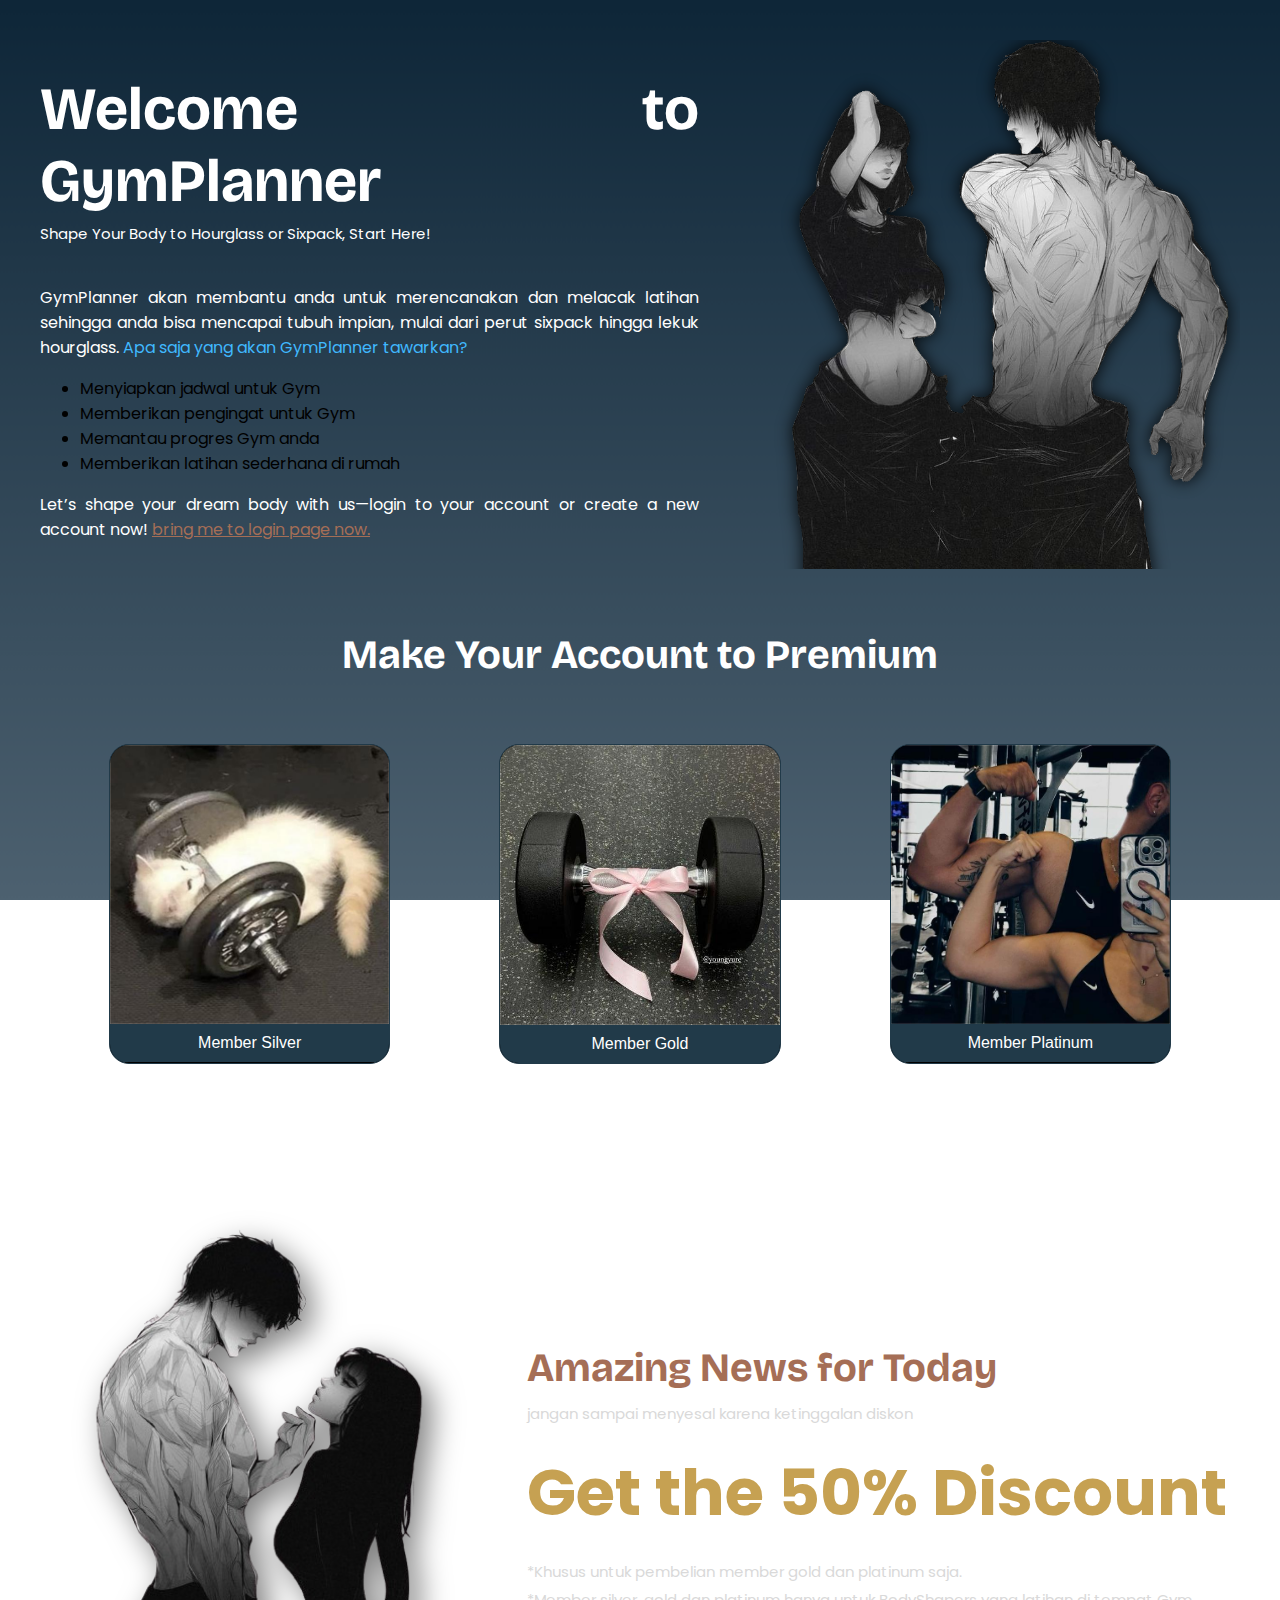
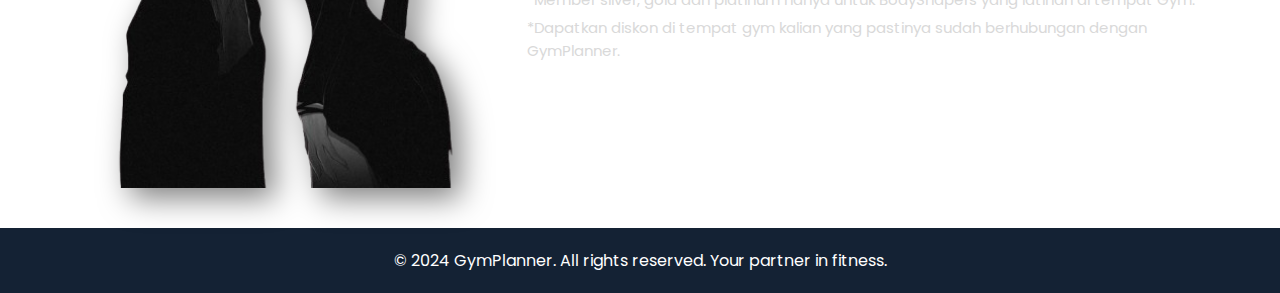
<file: index.html>
<!DOCTYPE html>
<html lang="en">

<head>
    <meta charset="UTF-8">
    <meta name="viewport" content="width=device-width, initial-scale=1.0">
    <title>GymPlanner</title>
    <link
        href="https://fonts.googleapis.com/css2?family=Bricolage+Grotesque:opsz,wght@12..96,200..800&family=Manjari:wght@100;400;700&family=Poppins:ital,wght@0,100;0,200;0,300;0,400;0,500;0,600;0,700;0,800;0,900&display=swap"
        rel="stylesheet">
    <link rel="stylesheet" href="css/styles.css">
</head>

<body>
    <section class="intro">
        <div class="intro-text">
            <h1>GymPlanner</h1>
            <h2>Shape Your Body to Hourglass or Sixpack, Start Here!</h2>
            <p>
                GymPlanner akan membantu anda untuk merencanakan dan melacak latihan sehingga anda bisa mencapai tubuh
                impian, mulai dari perut sixpack hingga lekuk hourglass.
                <span style="color: #40b8fe;">Apa saja yang akan GymPlanner tawarkan?</span>
            </p>
            <ul>
                <li>Menyiapkan jadwal untuk Gym</li>
                <li>Memberikan pengingat untuk Gym</li>
                <li>Memantau progres Gym anda</li>
                <li>Memberikan latihan sederhana di rumah</li>
            </ul>
            <p>
                Let’s shape your dream body with us—login to your account or create a new account now!
                <a href="login.html" style="color: #a56e56;">bring me to login page now.</a>
            </p>
        </div>
        <div class="intro-image">
            <img src="img/image.png" alt="GymPlanner Image">
        </div>
    </section>

    <section class="membership">
        <h2>Make Your Account to Premium</h2>
        <div class="membership-options">
            <div class="membership-option" id="silver-option">
                <img src="img/member.jpeg" alt="Member Silver" class="membership-img">
                <button class="membership-btn">Member Silver</button>
            </div>
            <div class="membership-option">
                <img src="img/member2.jpeg" alt="Member Gold" class="membership-img">
                <button class="membership-btn">Member Gold</button>
            </div>
            <div class="membership-option">
                <img src="img/member3.jpg" alt="Member Platinum" class="membership-img">
                <button class="membership-btn">Member Platinum</button>
            </div>
        </div>
        <p>These three members have their own uniqueness. Where silver members purchase daily,
            gold members purchase weekly, platinum members purchase monthly. This member will
            open additional features such as a gym list that you must do at the gym, set food
            portions and calories that day, record drinks. Payment for this premium member can
            be made at your gym. So for bodyshapers who gym at home, this member does not apply.</p>
    </section>

    <section class="promo">
        <img src="img/imagee.png" alt="Promotional Image">
        <div class="promo-content">
            <h2>Amazing News for Today</h2>
            <p>jangan sampai menyesal karena ketinggalan diskon</p>
            <h1>Get the 50% Discount</h1>
            <p>*Khusus untuk pembelian member gold dan platinum saja.</p>
            <p>*Member silver, gold dan platinum hanya untuk BodyShapers yang latihan di tempat Gym.</p>
            <p>*Dapatkan diskon di tempat gym kalian yang pastinya sudah berhubungan dengan GymPlanner.</p>
        </div>
    </section>

    <footer>
        © 2024 GymPlanner. All rights reserved. Your partner in fitness.
    </footer>

    <!-- PopUp Box -->
    <div id="popup-box" class="popup-box">
        <div class="popup-content">
            <span class="close-btn" onclick="closePopup()">&times;</span>
            <h2>You Have Good News!</h2>
            <p>let's scroll down this website to get something surprising</p>
        </div>
    </div>

    <!-- Toast/Snackbar -->
    <div id="toast" class="toast">Hello BodyShapers, are you miss GymPlanner?</div>


    <script>
        // Penerapan DOM
        // Tambahan Mengubah warna teks pada promo heading
        document.querySelector('.promo h2').style.color = '#a56e56';

        // Tambahan Mengubah teks pada h1
        document.querySelector('h1').textContent = 'Welcome to GymPlanner';

        // Tambahan event klik pada heading promo
        const promoHeading = document.querySelector('.promo h1');
        promoHeading.style.cursor = 'pointer'; // Mengubah kursor menjadi pointer
        promoHeading.addEventListener('click', () => {
            alert('Tidak ada apa-apa di sini, apa yang kamu harapkan?');
        });

        // Fungsi untuk membuka popup
        function openPopup() {
            const popup = document.getElementById('popup-box');
            popup.style.display = 'flex';
        }

        // Fungsi untuk menutup popup dan menampilkan toast
        function closePopup() {
            const popup = document.getElementById('popup-box');
            popup.style.display = 'none';
            // Tampilkan toast setelah popup ditutup
            showToast();
        }

        // Fungsi untuk menampilkan toast
        function showToast() {
            const toast = document.getElementById('toast');
            toast.classList.add('show'); // Menampilkan toast
            setTimeout(() => {
                toast.classList.remove('show'); // Menghilangkan toast setelah 4 detik
            }, 4000);
        }

        // Tampilkan popup saat halaman pertama kali dimuat
        window.onload = function () {
            setTimeout(openPopup, 2000); // Popup muncul setelah 2 detik
        };
    </script>
</body>

</html>
</file>
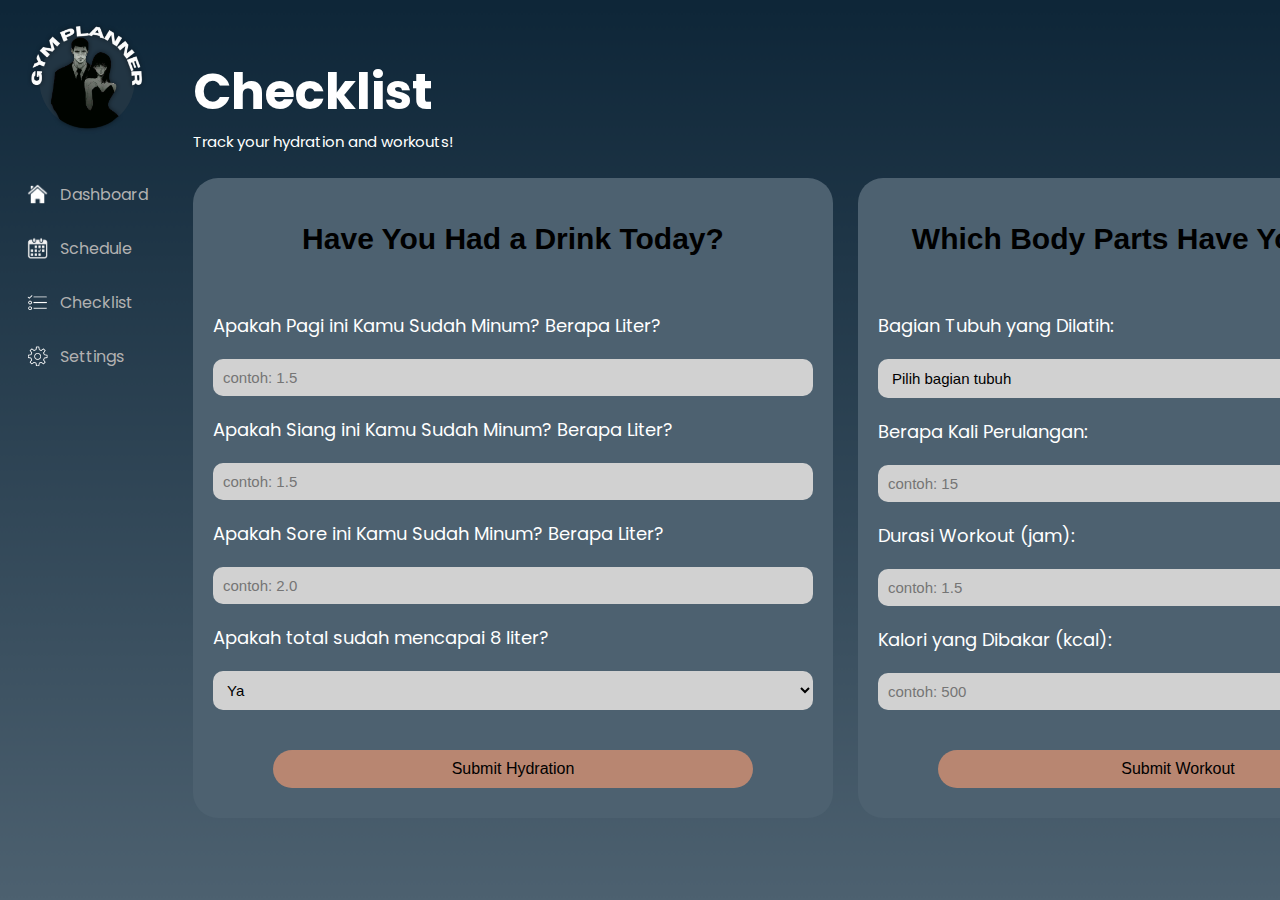
<file: checklist.html>
<!DOCTYPE html>
<html lang="en">

<head>
    <meta charset="UTF-8">
    <meta name="viewport" content="width=device-width, initial-scale=1.0">
    <title>Checklist - GymPlanner</title>
    <link href="https://fonts.googleapis.com/css2?family=Poppins:ital,wght@0,400;0,600;0,700;1,400&display=swap"
        rel="stylesheet">
    <link rel="stylesheet" href="css/checklist-styles.css">
</head>

<body>
    <div class="dashboard">
        <!-- Sidebar -->
        <aside class="sidebar">
            <!-- Logo -->
            <div class="logo">
                <img src="img/logo.png" alt="GymPlanner Best Logo">
            </div>

            <nav>
                <ul>
                    <li>
                        <a href="dashboard.html">
                            <img src="img/home.png" alt="Dashboard Icon"> Dashboard
                        </a>
                    </li>
                    <li>
                        <a href="schedule.html">
                            <img src="img/schedule.png" alt="Schedule Icon"> Schedule
                        </a>
                    </li>
                    <li class="active">
                        <a href="checklist.html">
                            <img src="img/checklist.png" alt="Checklist Icon"> Checklist
                        </a>
                    </li>
                    <li>
                        <a href="settings.html">
                            <img src="img/settings.png" alt="Settings Icon"> Settings
                        </a>
                    </li>
                </ul>
            </nav>
        </aside>

        <!-- Main Content -->
        <main class="main-content">
            <header>
                <h1>Checklist</h1>
                <p>Track your hydration and workouts!</p>
            </header>

            <!-- Hydration Section -->
            <div class="checklist-container">
                <section class="checklist hydration">
                    <h2>Have You Had a Drink Today?</h2>
                    <form id="hydration-form">
                        <label for="morning-water">Apakah Pagi ini Kamu Sudah Minum? Berapa Liter?</label>
                        <input type="number" id="morning-water" min="0" step="0.1" placeholder="contoh: 1.5">

                        <label for="afternoon-water">Apakah Siang ini Kamu Sudah Minum? Berapa Liter?</label>
                        <input type="number" id="afternoon-water" min="0" step="0.1" placeholder="contoh: 1.5">

                        <label for="evening-water">Apakah Sore ini Kamu Sudah Minum? Berapa Liter?</label>
                        <input type="number" id="evening-water" min="0" step="0.1" placeholder="contoh: 2.0">

                        <label for="total-water">Apakah total sudah mencapai 8 liter?</label>
                        <select id="total-water">
                            <option value="yes">Ya</option>
                            <option value="no">Tidak</option>
                        </select>

                        <button type="submit" class="submit-btn">Submit Hydration</button>
                    </form>
                </section>

                <!-- Workout Section -->
                <section class="checklist workout">
                    <h2>Which Body Parts Have You Trained?</h2>
                    <form id="workout-form">
                        <label for="body-parts">Bagian Tubuh yang Dilatih:</label>
                        <select id="body-parts">
                            <option value="" disabled selected>Pilih bagian tubuh</option>
                            <option value="arms">Lengan</option>
                            <option value="chest">Dada</option>
                            <option value="back">Punggung</option>
                            <option value="legs">Kaki</option>
                            <option value="core">Perut</option>
                        </select>

                        <label for="reps">Berapa Kali Perulangan:</label>
                        <input type="number" id="reps" min="0" placeholder="contoh: 15">

                        <label for="duration">Durasi Workout (jam):</label>
                        <input type="number" id="duration" min="0" step="0.1" placeholder="contoh: 1.5">

                        <label for="calories">Kalori yang Dibakar (kcal):</label>
                        <input type="number" id="calories" min="0" placeholder="contoh: 500">

                        <button type="submit" class="submit-btn">Submit Workout</button>
                    </form>
                </section>
            </div>
    </div>

</body>

</html>
</file>
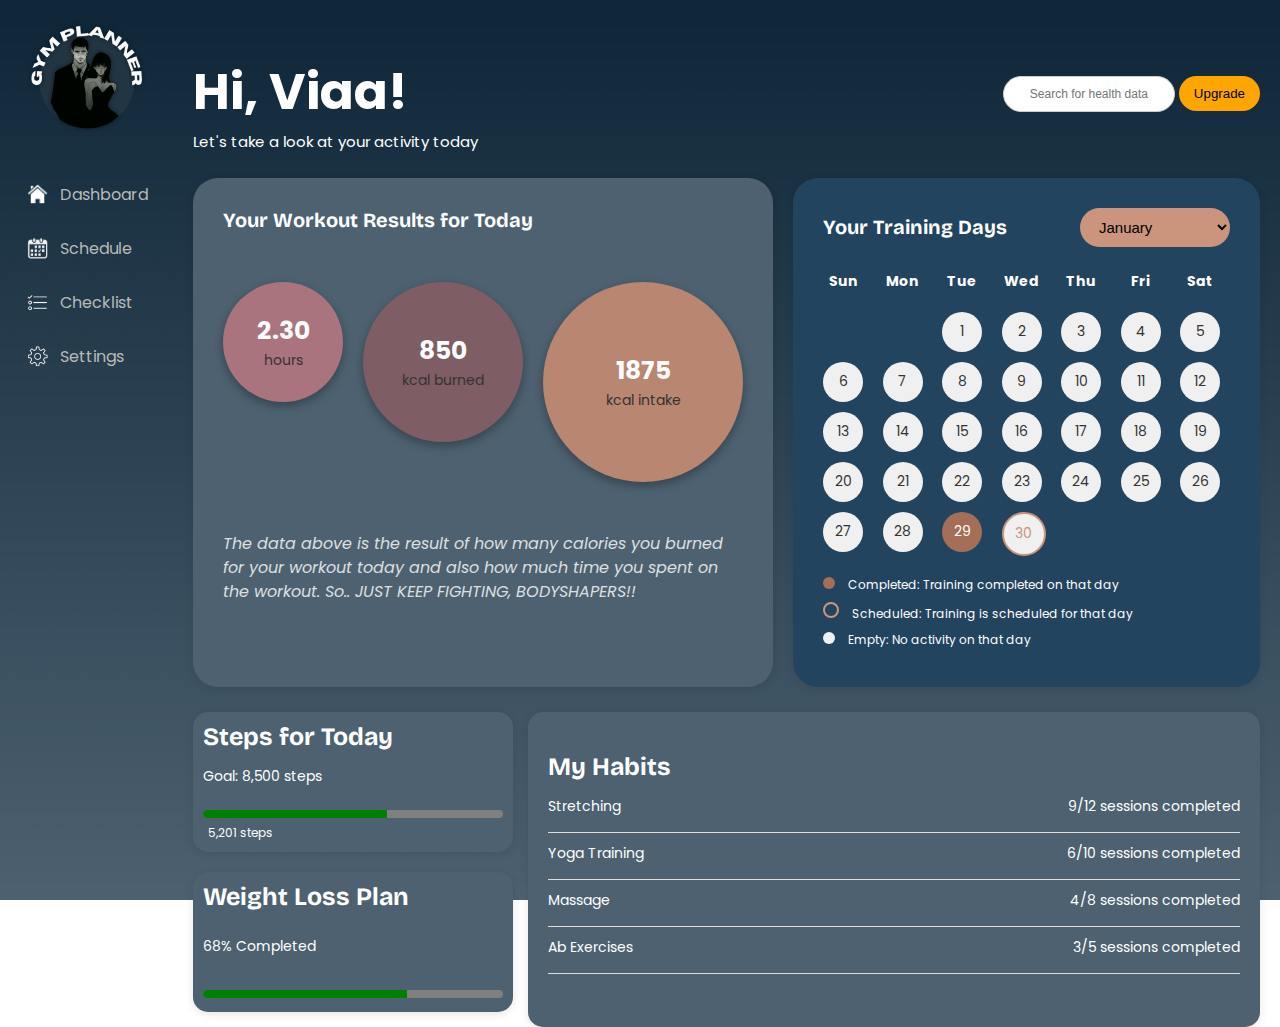
<file: dashboard.html>
<!DOCTYPE html>
<html lang="en">

<head>
    <meta charset="UTF-8">
    <meta name="viewport" content="width=device-width, initial-scale=1.0">
    <title>GymPlanner Dashboard</title>
    <link
        href="https://fonts.googleapis.com/css2?family=Bricolage+Grotesque:opsz,wght@12..96,200..800&family=Manjari:wght@100;400;700&family=Poppins:ital,wght@0,100;0,200;0,300;0,400;0,500;0,600;0,700;0,800;0,900;1,100;1,200;1,300;1,400;1,500;1,600;1,700;1,800;1,900&display=swap"
        rel="stylesheet">
    <link rel="stylesheet" href="css/dashboard-styles.css">
</head>

<body>
    <div class="dashboard">
        <!-- Sidebar -->
        <aside class="sidebar">
            <!-- Logo -->
            <div class="logo">
                <img src="img/logo.png" alt="GymPlanner Best Logo">
            </div>

            <nav>
                <ul>
                    <li class="active">
                        <a href="dashboard.html">
                            <img src="img/home.png" alt="Dashboard Icon"> Dashboard
                        </a>
                    </li>
                    <li>
                        <a href="schedule.html">
                            <img src="img/schedule.png" alt="Schedule Icon"> Schedule
                        </a>
                    </li>
                    <li>
                        <a href="checklist.html">
                            <img src="img/checklist.png" alt="Checklist Icon"> Checklist
                        </a>
                    </li>
                    <li>
                        <a href="settings.html">
                            <img src="img/settings.png" alt="Settings Icon"> Settings
                        </a>
                    </li>
                </ul>
            </nav>
        </aside>

        <!-- Main Content -->
        <main class="content">
            <!-- Header -->
            <header>
                <div class="welcome">
                    <h1>Hi, Viaa!</h1>
                    <p>Let's take a look at your activity today</p>
                </div>
                <div class="header-actions">
                    <input type="text" placeholder="Search for health data">
                    <button class="upgrade-button">Upgrade</button>
                </div>
            </header>

            <!-- Overview Section -->
            <section class="overview">
                <div class="flex-container">
                    <!-- Workout Results -->
                    <div class="workout">
                        <h2>Your Workout Results for Today</h2>
                        <div class="results">
                            <div class="data small-circle">
                                <span class="value">2.30</span>
                                <span class="label">hours</span>
                            </div>
                            <div class="data medium-circle">
                                <span class="value">850</span>
                                <span class="label">kcal burned</span>
                            </div>
                            <div class="data large-circle">
                                <span class="value">1875</span>
                                <span class="label">kcal intake</span>
                            </div>
                        </div>
                        <p class="caption">The data above is the result of
                            how many calories you burned for your workout today
                            and also how much time you spent on the workout.
                            So.. JUST KEEP FIGHTING, BODYSHAPERS!!</p>
                    </div>

                    <!-- Training Days -->
                    <div class="training-days">
                        <div class="calendar-header">
                            <h2>Your Training Days</h2>
                            <select class="month-selector">
                                <option value="1">January</option>
                                <option value="2">February</option>
                                <option value="3">March</option>
                                <option value="4">April</option>
                                <option value="5">May</option>
                                <option value="6">June</option>
                                <option value="7">July</option>
                                <option value="8">August</option>
                                <option value="9">September</option>
                                <option value="10">October</option>
                                <option value="11">November</option>
                                <option value="12">December</option>
                            </select>
                        </div>

                        <div class="calendar">
                            <!-- Header of the Calendar -->
                            <div class="day-name">Sun</div>
                            <div class="day-name">Mon</div>
                            <div class="day-name">Tue</div>
                            <div class="day-name">Wed</div>
                            <div class="day-name">Thu</div>
                            <div class="day-name">Fri</div>
                            <div class="day-name">Sat</div>

                            <!-- Dates of the Calendar -->
                            <div class="day empty"></div>
                            <div class="day empty"></div>
                            <div class="day">1</div>
                            <div class="day">2</div>
                            <div class="day">3</div>
                            <div class="day">4</div>
                            <div class="day">5</div>
                            <div class="day">6</div>
                            <div class="day">7</div>
                            <div class="day">8</div>
                            <div class="day">9</div>
                            <div class="day">10</div>
                            <div class="day">11</div>
                            <div class="day">12</div>
                            <div class="day">13</div>
                            <div class="day">14</div>
                            <div class="day">15</div>
                            <div class="day">16</div>
                            <div class="day">17</div>
                            <div class="day">18</div>
                            <div class="day">19</div>
                            <div class="day">20</div>
                            <div class="day">21</div>
                            <div class="day">22</div>
                            <div class="day">23</div>
                            <div class="day">24</div>
                            <div class="day">25</div>
                            <div class="day">26</div>
                            <div class="day">27</div>
                            <div class="day">28</div>
                            <div class="day completed">29</div>
                            <div class="day scheduled">30</div>
                        </div>

                        <div class="calendar-key">
                            <div><span class="completed"></span> Completed: Training completed on that day</div>
                            <div><span class="scheduled"></span> Scheduled: Training is scheduled for that day</div>
                            <div><span class="empty"></span> Empty: No activity on that day</div>
                        </div>
                    </div>

            </section>

            <section class="details">
                <div class="vertical-stack">
                    <!-- Steps for Today -->
                    <div class="steps">
                        <h2>Steps for Today</h2>
                        <p>Goal: 8,500 steps</p>
                        <div class="progress">
                            <progress value="5201" max="8500"></progress>
                            <span>5,201 steps</span>
                        </div>
                    </div>

                    <!-- Weight Loss Plan -->
                    <div class="weight-loss">
                        <h2>Weight Loss Plan</h2>
                        <p>68% Completed</p>
                        <div class="progress">
                            <progress value="68" max="100"></progress>
                        </div>
                    </div>
                </div>

                <!-- My Habits Section -->
                <div class="habits">
                    <h2>My Habits</h2>
                    <ul>
                        <li>
                            <div>Stretching</div>
                            <div>9/12 sessions completed</div>
                        </li>
                        <li>
                            <div>Yoga Training</div>
                            <div>6/10 sessions completed</div>
                        </li>
                        <li>
                            <div>Massage</div>
                            <div>4/8 sessions completed</div>
                        </li>
                        <li>
                            <div>Ab Exercises</div>
                            <div>3/5 sessions completed</div>
                        </li>
                    </ul>
                </div>
            </section>
        </main>
    </div>
</body>

</html>
</file>
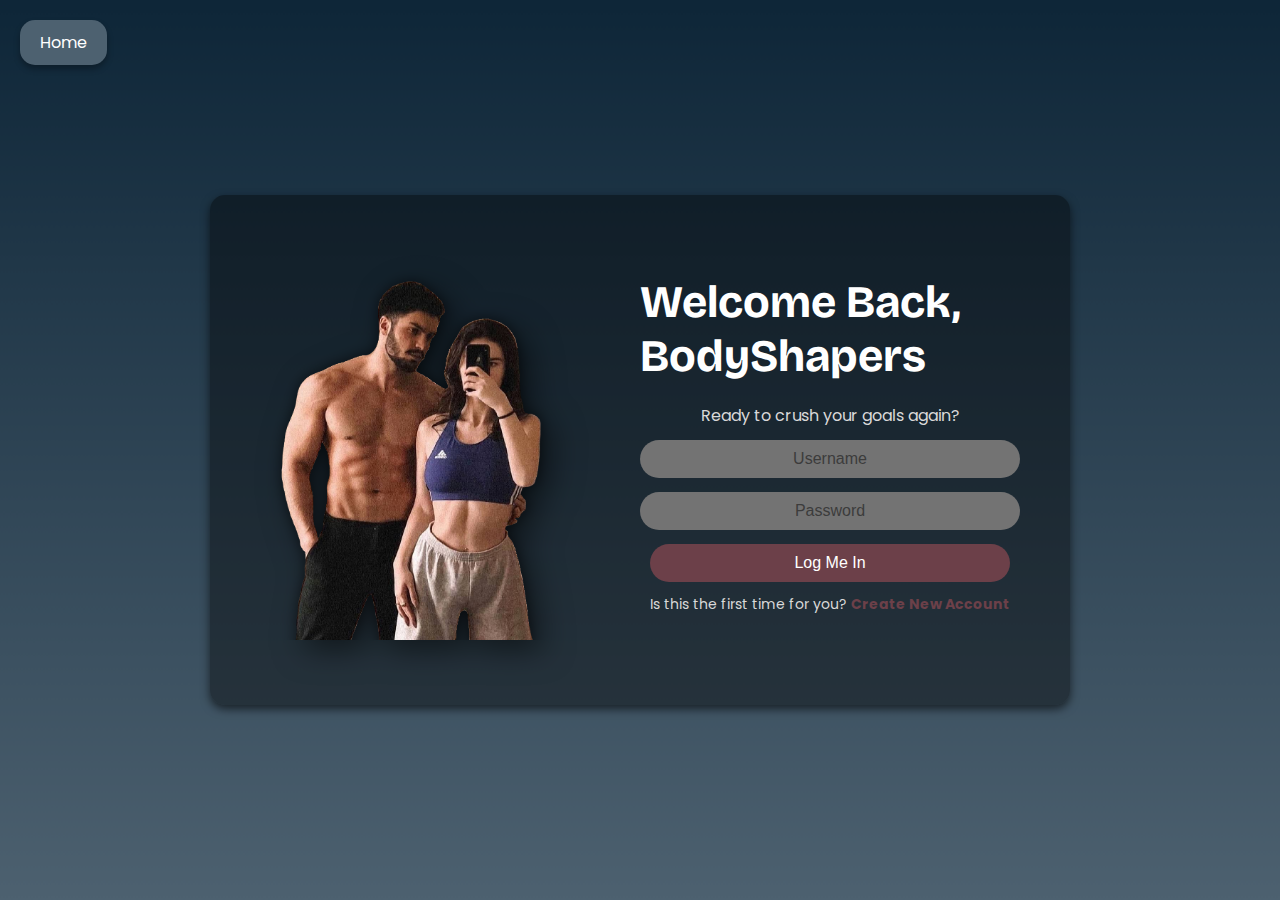
<file: login.html>
<!DOCTYPE html>
<html lang="en">

<head>
    <meta charset="UTF-8">
    <meta name="viewport" content="width=device-width, initial-scale=1.0">
    <title>Login Page</title>
    <link
        href="https://fonts.googleapis.com/css2?family=Bricolage+Grotesque:opsz,wght@12..96,200..800&family=Manjari:wght@100;400;700&family=Poppins:ital,wght@0,100;0,200;0,300;0,400;0,500;0,600;0,700;0,800;0,900&display=swap"
        rel="stylesheet">
    <link rel="stylesheet" href="css/login-styles.css">
</head>

<body>
    <div class="container">
        <a href="index.html" class="back-home">Home</a>
        <div class="login-card">
            <div class="image-section">
                <img src="img/image1.png" alt="Couple of BodyShapers" class="login-image">
            </div>
            <div class="login-section">
                <h1>Welcome Back, <br> BodyShapers</h1>
                <p>Ready to crush your goals again?</p>
                <form id="loginForm">
                    <input type="text" id="username" placeholder="Username" class="login-input">
                    <input type="password" id="password" placeholder="Password" class="login-input">
                    <button type="submit" class="login-button">Log Me In</button>
                </form>
                <p class="create-account">
                    Is this the first time for you? <a href="register.html">Create New Account</a>
                </p>
                <p id="error-message" style="color: rgb(255, 116, 116); display: none;">Your Input is incorrect. Please try
                    again.</p>
            </div>
        </div>
    </div>

    <script>
        // Get elements
        const form = document.getElementById('loginForm');
        const username = document.getElementById('username');
        const password = document.getElementById('password');
        const errorMessage = document.getElementById('error-message');

        // Form submit event listener
        form.addEventListener('submit', function (event) {
            event.preventDefault(); // Prevent form submission to check inputs

            // Regular expression to check the validity of the input (only letters, numbers, '@', and '.')
            const validEmailPattern = /^[a-zA-Z0]+$/;

            // Check if the username and password match the pattern
            if (!validEmailPattern.test(username.value) || !validEmailPattern.test(password.value)) {
                errorMessage.style.display = 'block'; // Show error message
            } else {
                errorMessage.style.display = 'none'; // Hide error message
                // If validation passes, proceed with form submission (or handle the login logic)
                alert('Login successful'); // Replace this with actual login functionality
            }
        });
    </script>
</body>

</html>
</file>
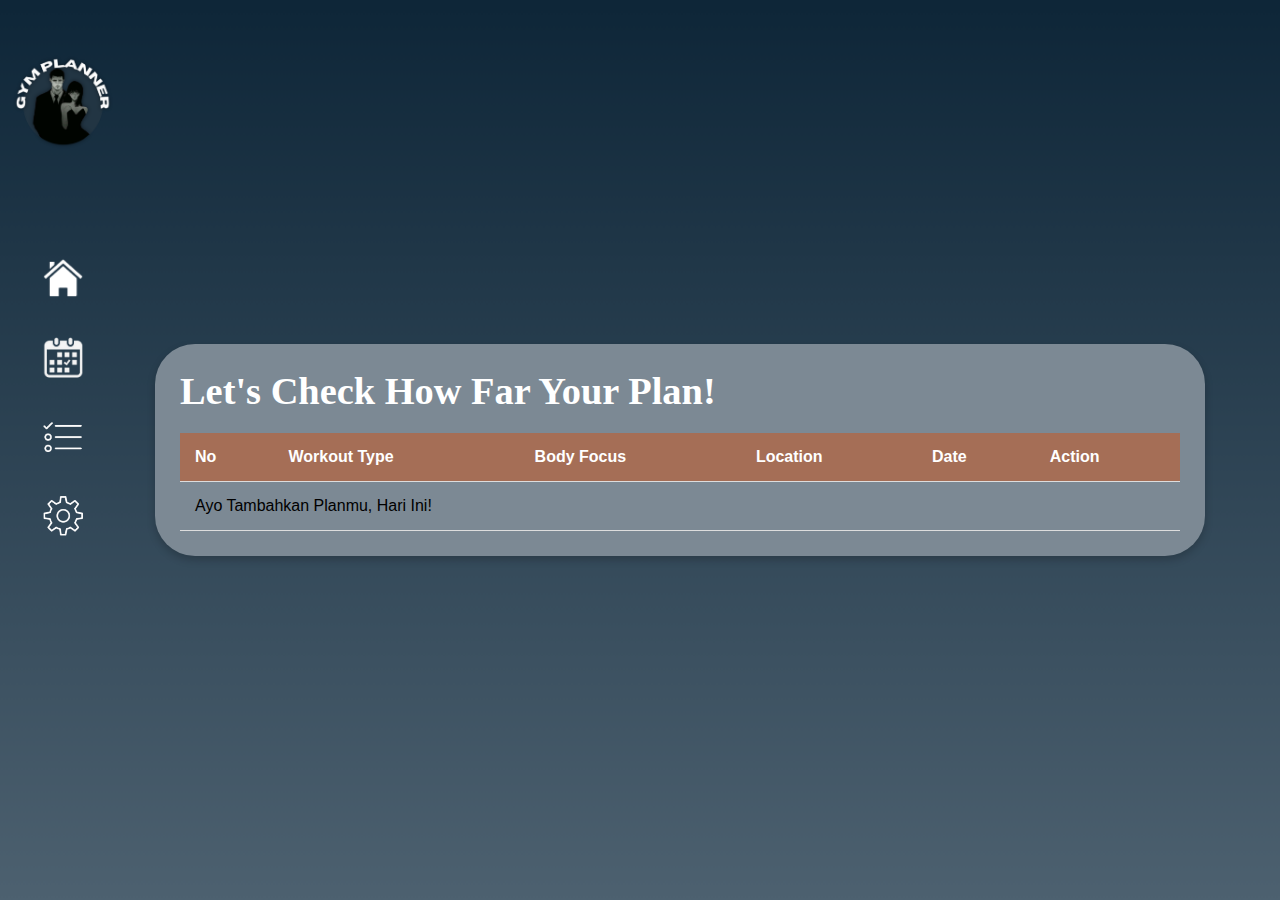
<file: plan-entry.html>
<!DOCTYPE html>
<html lang="en">

<head>
    <meta charset="UTF-8">
    <meta name="viewport" content="width=device-width, initial-scale=1.0">
    <meta http-equiv="X-UA-Compatible" content="IE=edge">
    <title>Check-Check Plan</title>
    <link rel="stylesheet" href="plan-entry.css">
</head>

<body>
    <div class="container">
        <aside class="sidebar">
            <div class="logo">
                <img src="logo.png" alt="GymPlanner Logo">
            </div>
            <nav>
                <ul>
                    <li><a href="dashboard.html"><img src="home.png" alt="Home Icon"></a></li>
                    <li><a href="plan-entry.html"><img src="schedule.png" alt="Schedule Icon"></a></li>
                    <li><a href="#"><img src="checklist.png" alt="Checklist Icon"></a></li>
                    <li><a href="#"><img src="settings.png" alt="Settings Icon"></a></li>
                </ul>
            </nav>
        </aside>
        <main class="content">
            <div class="main-content">
                <h2>Let's Check How Far Your Plan!</h2>
                <table>
                    <thead>
                        <tr>
                            <th>No</th>
                            <th>Workout Type</th>
                            <th>Body Focus</th>
                            <th>Location</th>
                            <th>Date</th>
                            <th>Action</th>
                        </tr>
                    </thead>
                    <tbody>
                        <!-- Data akan ditambahkan di sini -->
                    </tbody>
                </table>
            </div>
        </main>
    </div>
    <script>
        const plans = JSON.parse(localStorage.getItem('plans')) || [];
        const tbody = document.querySelector('tbody');

        function capitalizeFirstLetter(str) {
            return str.charAt(0).toUpperCase() + str.slice(1).toLowerCase();
        }

        function formatDate(dateStr) {
            const dateParts = dateStr.split("-");
            return `${dateParts[2]}/${dateParts[1]}/${dateParts[0]}`;
        }

        if (plans.length === 0) {
            tbody.innerHTML = '<tr><td colspan="6"><a class="no-underline" href="plan.html">Ayo Tambahkan Planmu, Hari Ini!</a></td></tr>';
        } else {
            plans.forEach((plan, index) => {
                const formattedDate = formatDate(plan.Date);
                const row = document.createElement('tr');
                row.innerHTML = `
                    <td>${index + 1}</td>
                    <td>${capitalizeFirstLetter(plan.WorkoutType)}</td>
                    <td>${capitalizeFirstLetter(plan.BodyFocus)}</td>
                    <td>${capitalizeFirstLetter(plan.Location)}</td>
                    <td>${formattedDate}</td>
                    <td><button class="delete-btn" onclick="deletePlan(${index})">Hapus</button></td>
                `;
                tbody.appendChild(row);
            });
        }

        function deletePlan(index) {
            plans.splice(index, 1);
            localStorage.setItem('plans', JSON.stringify(plans));
            location.reload();
        }
    </script>
</body>

</html>
</file>
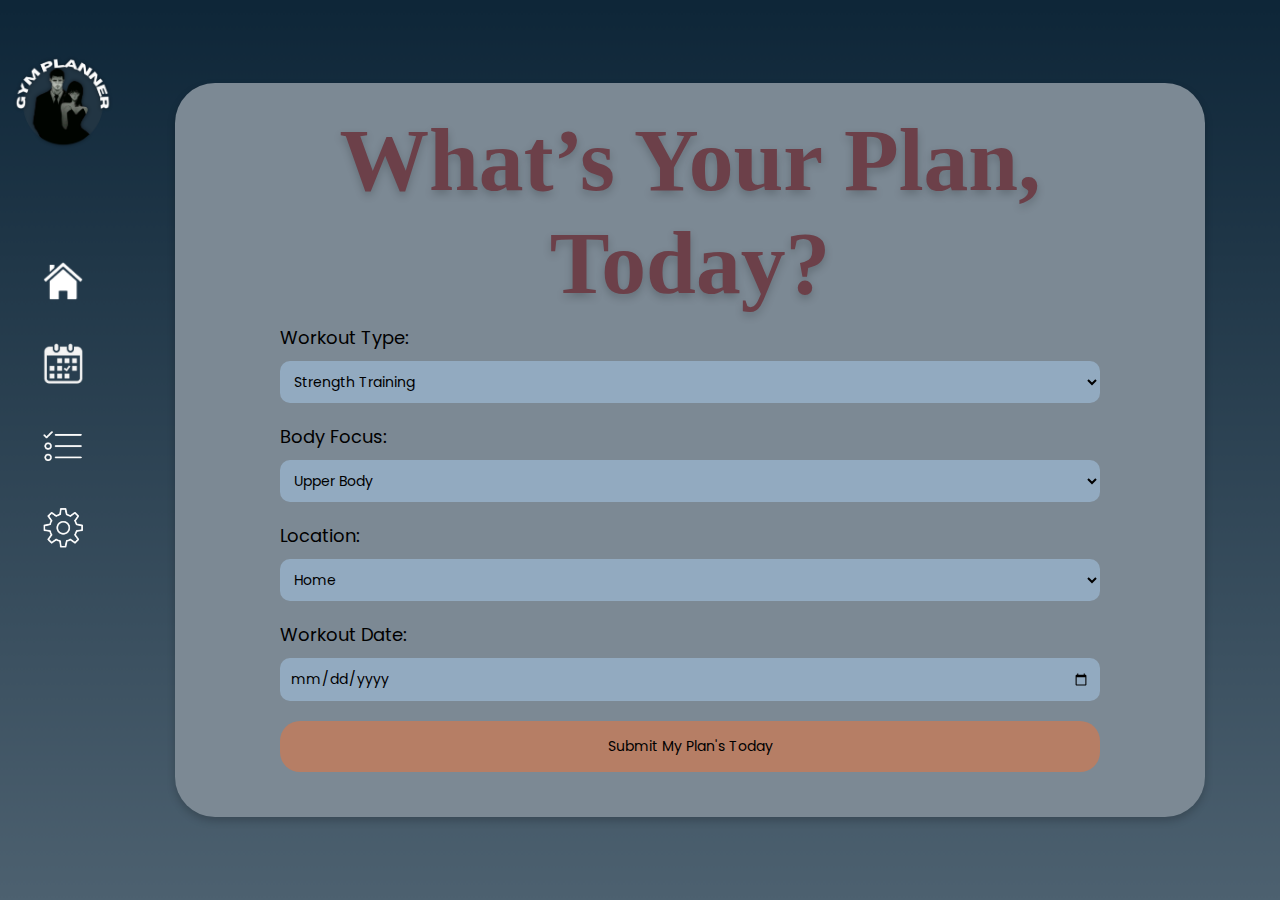
<file: plan.html>
<!DOCTYPE html>
<html lang="en">

<head>
    <meta charset="UTF-8">
    <meta name="viewport" content="width=device-width, initial-scale=1.0">
    <meta http-equiv="X-UA-Compatible" content="IE=edge">
    <title>How About Today?</title>
    <link
        href="https://fonts.googleapis.com/css2?family=Bricolage+Grotesque:opsz,wght@12..96,200..800&family=Manjari:wght@100;400;700&family=Poppins:ital,wght@0,100;0,200;0,300;0,400;0,500;0,600;0,700;0,800;0,900&display=swap"
        rel="stylesheet">
    <link rel="stylesheet" href="plan-styles.css">
</head>

<body>
    <div class="container">
        <aside class="sidebar">
            <div class="logo">
                <img src="logo.png" alt="GymPlanner Logo">
            </div>
            <nav>
                <ul>
                    <li><a href="dashboard.html"><img src="home.png" alt="Home Icon"></a></li>
                    <li><a href="plan-entry.html"><img src="schedule.png" alt="Schedule Icon"></a></li>
                    <li><a href="#"><img src="checklist.png" alt="Checklist Icon"></a></li>
                    <li><a href="#"><img src="settings.png" alt="Settings Icon"></a></li>
                </ul>
            </nav>
        </aside>
        <main class="form">
            <div class="plan-box">
                <h2>What’s Your Plan, Today?</h2>
                <form action="#" method="post">
                    <div class="form-group">
                        <label for="workout-type">Workout Type:</label>
                        <select id="workout-type" name="workout-type" required>
                            <option value="strength">Strength Training</option>
                            <option value="cardio">Cardio Workouts</option>
                            <option value="flexibility">Flexibility & Mobility</option>
                            <option value="fungtional">Functional Training</option>
                            <option value="inti">Core Workouts</option>
                            <option value="fungtional">Recovery & Relaxation Workouts</option>
                            <option value="endurance">Endurance Workouts</option>
                        </select>
                    </div>
                    <div class="form-group">
                        <label for="body-focus">Body Focus:</label>
                        <select id="body-focus" name="body-focus" required>
                            <option value="upper">Upper Body</option>
                            <option value="lower">Lower Body</option>
                            <option value="full">Full Body</option>
                        </select>
                    </div>
                    <div class="form-group">
                        <label for="location">Location:</label>
                        <select id="location" name="location" required>
                            <option value="home">Home</option>
                            <option value="gym">Gym</option>
                        </select>
                    </div>
                    <div class="form-group">
                        <label for="workout-date">Workout Date:</label>
                        <input type="date" id="workout-date" name="workout-date" required>
                    </div>
                    <button type="submit">Submit My Plan's Today</button>
                </form>
            </div>
        </main>

    </div>
</body>

</html>
</file>
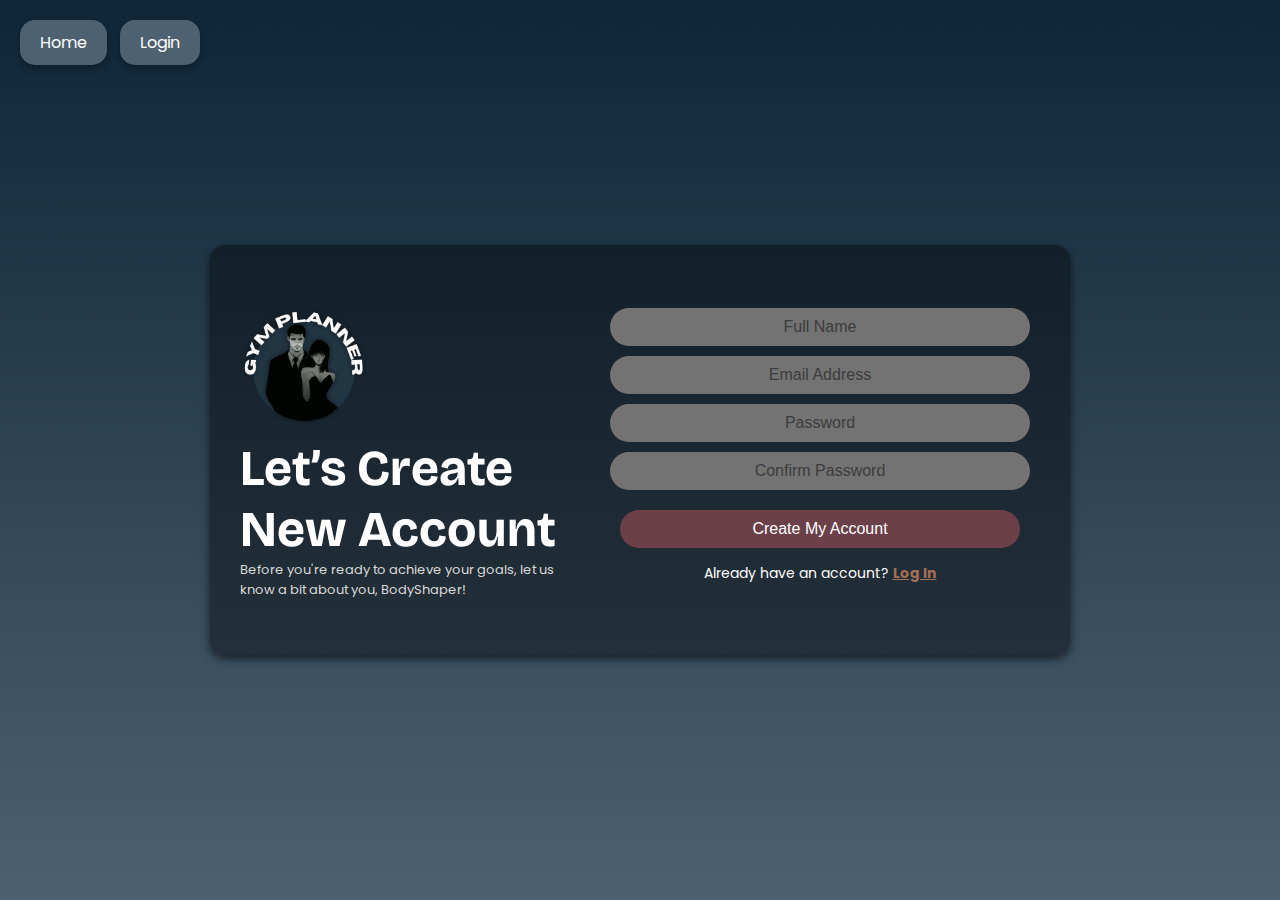
<file: register.html>
<!DOCTYPE html>
<html lang="en">

<head>
    <meta charset="UTF-8">
    <meta name="viewport" content="width=device-width, initial-scale=1.0">
    <title>Register Page</title>
    <link
        href="https://fonts.googleapis.com/css2?family=Bricolage+Grotesque:opsz,wght@12..96,200..800&family=Manjari:wght@100;400;700&family=Poppins:ital,wght@0,100;0,200;0,300;0,400;0,500;0,600;0,700;0,800;0,900;1,100;1,200;1,300;1,400;1,500;1,600;1,700;1,800;1,900&display=swap"
        rel="stylesheet">
    <link rel="stylesheet" href="css/register-styles.css">
</head>

<body>
    <div id="warning-message" class="warning-message" style="display: none;">
        <p>You have previously registered. Do you want to <a href="login.html">Log In</a> with your existing account or
            <a href="javascript:void(0);" id="create-new-account">Create New Account</a>
        </p>
    </div>

    <div class="container">
        <a href="index.html" class="back-home">Home</a>
        <a href="login.html" class="back-login">Login</a>
        <div class="register-card" id="register-card">
            <!-- Bagian kiri -->
            <div class="left-section">
                <img src="img/logo.png" alt="GymPlanner Best Logo" class="register-logo">
                <h1>Let’s Create New Account</h1>
                <p>Before you're ready to achieve your goals, let us know a bit about you, BodyShaper!</p>
            </div>
            <!-- Bagian kanan -->
            <div class="right-section">
                <form id="register-form">
                    <input type="text" placeholder="Full Name" class="register-input" id="full-name" required>
                    <input type="email" placeholder="Email Address" class="register-input" id="email" required>
                    <input type="password" placeholder="Password" class="register-input" id="password" required>
                    <input type="password" placeholder="Confirm Password" class="register-input" id="confirm-password"
                        required>
                    <button type="submit" class="register-button">Create My Account</button>
                </form>
                <p class="already-account">
                    Already have an account? <a href="login.html">Log In</a>
                </p>
            </div>
        </div>
    </div>

    <script>
        // Check if data exists in localStorage for previously registered user
        if (localStorage.getItem('userRegistered') === 'true') {
            document.getElementById('warning-message').style.display = 'block';
            document.getElementById('register-card').style.display = 'none';
        }

        // Handle "Create New Account" click
        document.getElementById('create-new-account').addEventListener('click', function () {
            // Clear localStorage if user wants to create a new account
            localStorage.removeItem('userRegistered');
            // Show register card again with empty fields
            document.getElementById('register-card').style.display = 'flex';
            document.getElementById('warning-message').style.display = 'none';
            document.getElementById('register-form').reset(); // Reset form fields
        });

        // Handle form submission
        document.getElementById('register-form').addEventListener('submit', function (event) {
            event.preventDefault();
            // Assuming the registration is successful, set the localStorage flag
            localStorage.setItem('userRegistered', 'true');
            alert('Registration Successful!'); // Add logic for successful registration
        });
    </script>
</body>

</html>
</file>
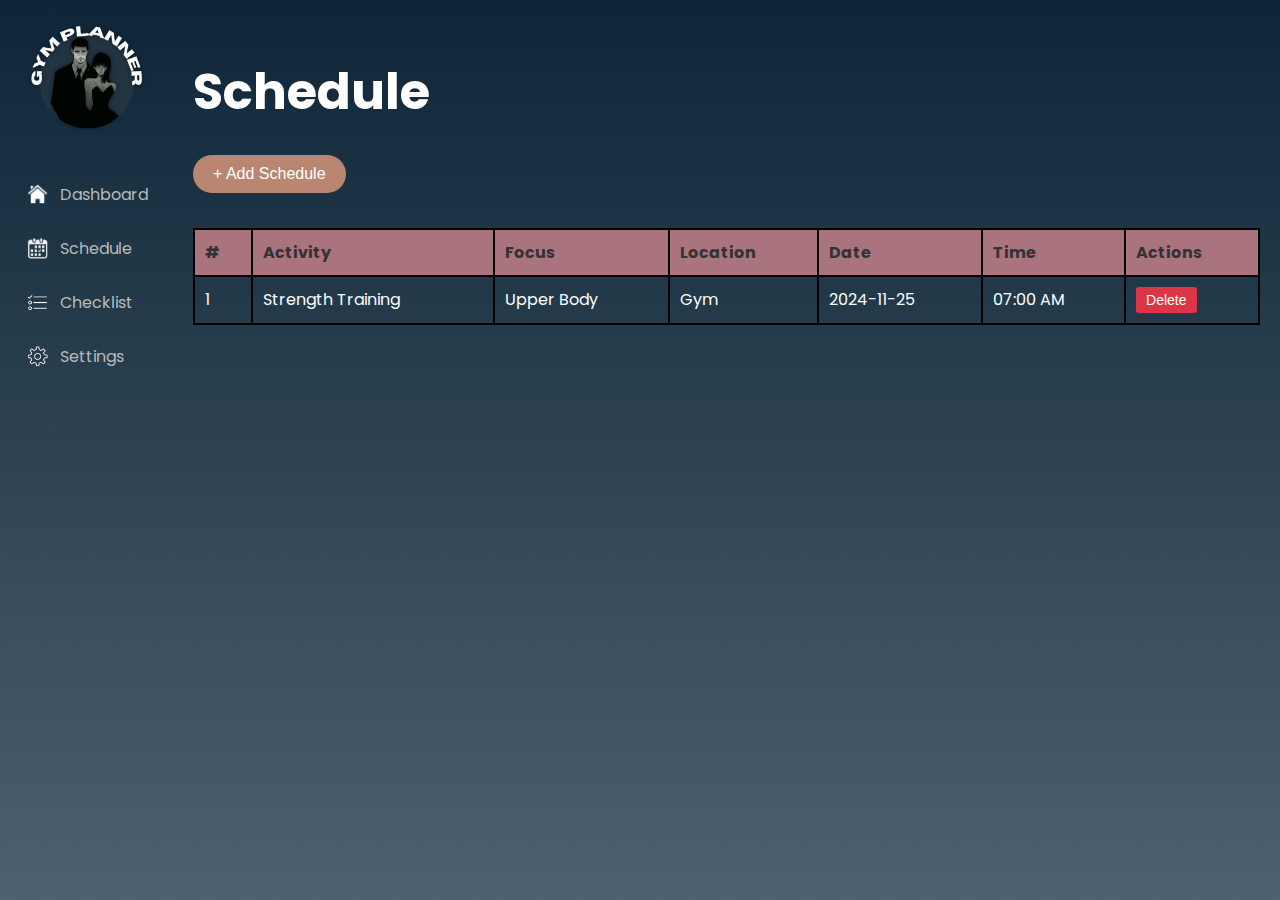
<file: schedule.html>
<!DOCTYPE html>
<html lang="en">

<head>
    <meta charset="UTF-8">
    <meta name="viewport" content="width=device-width, initial-scale=1.0">
    <title>Schedule - GymPlanner</title>
    <link
        href="https://fonts.googleapis.com/css2?family=Bricolage+Grotesque:opsz,wght@12..96,200..800&family=Manjari:wght@100;400;700&family=Poppins:ital,wght@0,100;0,200;0,300;0,400;0,500;0,600;0,700;0,800;0,900;1,100;1,200;1,300;1,400;1,500;1,600;1,700;1,800;1,900&display=swap"
        rel="stylesheet">
    <link rel="stylesheet" href="css/schedule-styles.css">
</head>

<body>
    <div class="dashboard">
        <!-- Sidebar -->
        <aside class="sidebar">
            <!-- Logo -->
            <div class="logo">
                <img src="img/logo.png" alt="GymPlanner Best Logo">
            </div>

            <nav>
                <ul>
                    <li>
                        <a href="dashboard.html">
                            <img src="img/home.png" alt="Dashboard Icon"> Dashboard
                        </a>
                    </li>
                    <li class="active">
                        <a href="schedule.html">
                            <img src="img/schedule.png" alt="Schedule Icon"> Schedule
                        </a>
                    </li>
                    <li>
                        <a href="checklist.html">
                            <img src="img/checklist.png" alt="Checklist Icon"> Checklist
                        </a>
                    </li>
                    <li>
                        <a href="settings.html">
                            <img src="img/settings.png" alt="Settings Icon"> Settings
                        </a>
                    </li>
                </ul>
            </nav>
        </aside>

        <!-- Main Content Area -->
        <div class="content">
            <h1>Schedule</h1>
            <button id="buttonadd">+ Add Schedule</button>
            <div class="form-container" id="formContainer">
                <form id="scheduleForm">
                    <h2>Add New Schedule</h2>
                    <label for="activity">Activity:</label>
                    <input type="text" id="activity" name="activity" required>

                    <label for="activity">Activity:</label>
                    <input type="text" id="focus" name="Focus" required>

                    <label for="activity">Location:</label>
                    <input type="text" id="location" name="Location" required>

                    <label for="date">Date:</label>
                    <input type="date" id="date" name="date" required>

                    <label for="time">Time:</label>
                    <input type="time" id="time" name="time" required>

                    <button type="submit">Save</button>
                    <button type="button" id="cancelButton">Cancel</button>
                </form>
            </div>
            <!-- Schedule Table -->
            <table>
                <thead>
                    <tr>
                        <th>#</th>
                        <th>Activity</th>
                        <th>Focus</th>
                        <th>Location</th>
                        <th>Date</th>
                        <th>Time</th>
                        <th>Actions</th>
                    </tr>
                </thead>
                <tbody id="scheduleTableBody">
                    <!-- Example row -->
                    <tr>
                        <td>1</td>
                        <td>Strength Training</td>
                        <td>Upper Body</td>
                        <td>Gym</td>
                        <td>2024-11-25</td>
                        <td>07:00 AM</td>
                        <td><button class="delete-btn">Delete</button></td>
                    </tr>
                </tbody>
            </table>
        </div>
    </div>
</body>

</html>
</file>
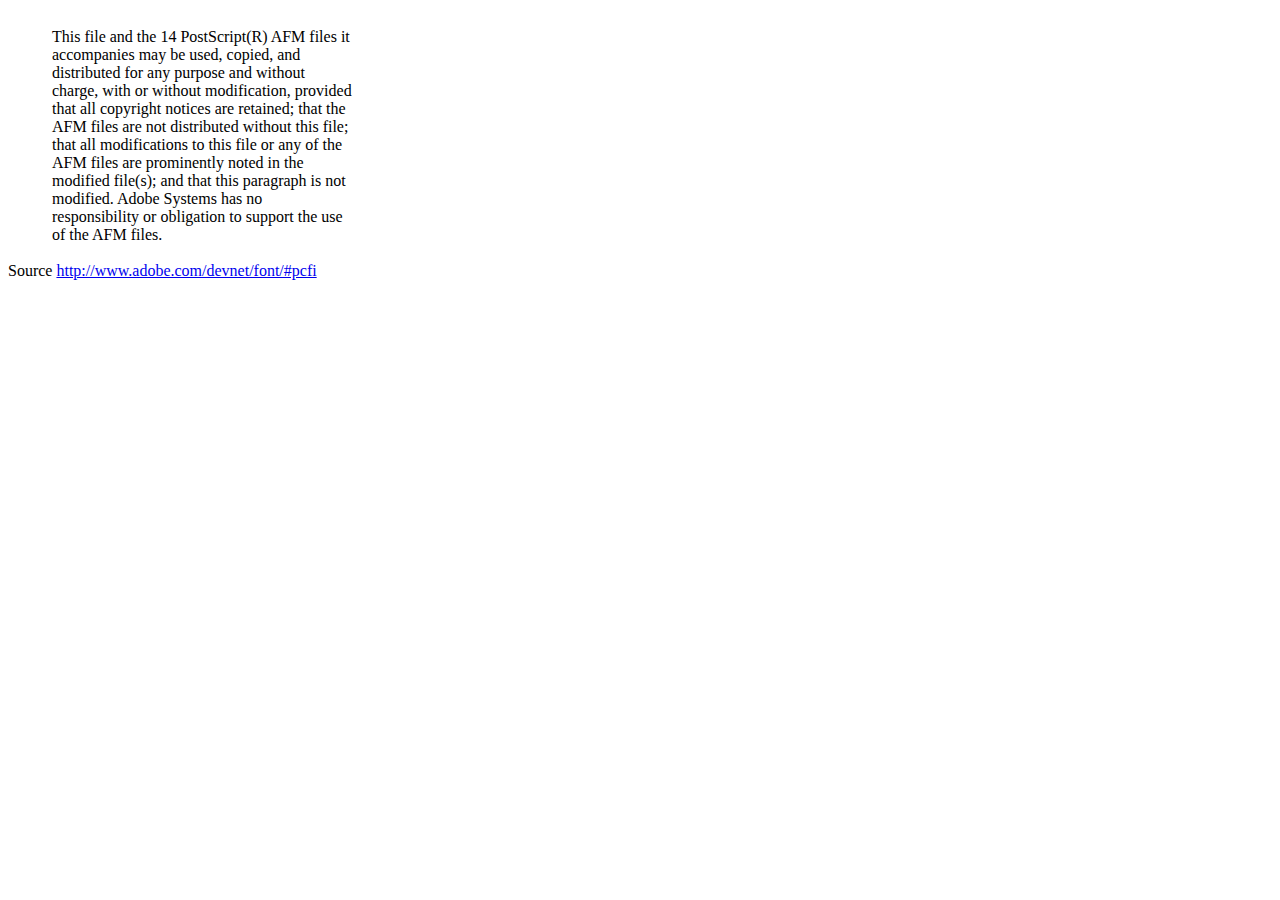
<file: vendor/dompdf/dompdf/lib/fonts/mustRead.html>
<html>
	<head>
		<meta http-equiv="content-type" content="text/html;charset=iso-8859-1">
		<meta name="generator" content="Adobe GoLive 4">
		<title>Core 14 AFM Files - ReadMe</title>
	</head>
	<body bgcolor="white">
		<font color="white">or</font>
		<table border="0" cellpadding="0" cellspacing="2">
			<tr>
				<td width="40"></td>
				<td width="300">This file and the 14 PostScript(R) AFM files it accompanies may be used, copied, and distributed for any purpose and without charge, with or without modification, provided that all copyright notices are retained; that the AFM files are not distributed without this file; that all modifications to this file or any of the AFM files are prominently noted in the modified file(s); and that this paragraph is not modified. Adobe Systems has no responsibility or obligation to support the use of the AFM files. <font color="white">Col</font></td>
			</tr>
		</table>
		<p>Source <a href="http://www.adobe.com/devnet/font/#pcfi">http://www.adobe.com/devnet/font/#pcfi</a></p>
</body>
</html>
</file>
<file: css/styles.css>
h1,
h2,
p,
body {
    font-family: "Poppins", sans-serif;
    margin: 0;
    padding: 0;
    background-image: url('../img/background.png');
    background-size: cover;
    background-position: center;
    background-attachment: fixed;
    color: #ffffff;
}

.intro {
    display: flex;
    justify-content: space-between;
    align-items: center;
    padding: 40px;
    gap: 15px;
}

.intro-text {
    width: 65%;
    text-align: justify;
    margin-right: 50px;
}

.intro-text h1 {
    font-size: 60px;
    margin-bottom: 5px;
    font-family: 'Bricolage Grotesque', sans-serif;
}

.intro-text h2 {
    margin-bottom: 40px;
    font-weight: normal;
    font-size: 15px;
}

.intro-text ul {
    color: rgb(0, 0, 0);
}

.intro-image {
    width: 47%;
}

.intro-image img {
    width: 100%;
    height: auto;
}

.membership-options {
    display: flex;
    justify-content: space-evenly;
    gap: 5px;
    padding: 45px 5px;
    flex-wrap: wrap;
}

.membership-option {
    width: 22%;
    height: auto;
    background: #000000;
    border: 1px solid #213a49;
    border-radius: 20px;
    display: flex;
    flex-direction: column;
    align-items: center;
    justify-content: center;
    font-size: 20px;
    position: relative;
    overflow: hidden;
    margin: 0;
}

.membership h2 {
    font-family: 'Bricolage Grotesque', sans-serif;
    font-size: 40px;
    font-weight: bold;
    text-align: center;
    margin-bottom: 20px;
    margin-top: 15px;
    color: #ffffff;
}

.membership p {
    text-indent: 35px;
    text-align: justify;
    padding: 0px 40px;
}

.membership-img {
    width: 100%;
    height: auto;
    object-fit: cover;
}

.membership-btn {
    background-color: #213a49;
    color: white;
    width: 100%;
    padding: 10px;
    border: none;
    cursor: pointer;
    font-size: 16px;
    border-radius: 0 0 8px 8px;
    text-align: center;
}

.membership-btn:hover {
    background-color: #2d4753;
}

.promo {
    display: flex;
    justify-content: space-between;
    align-items: center;
    padding: 40px;
    gap: 15px;
    color: white;
    font-family: 'Poppins', sans-serif;
}

.promo img {
    width: 38%;
    height: auto;
    object-fit: contain;
    margin-right: 20px;
    filter: drop-shadow(10px 10px 15px rgba(0, 0, 0, 0.5));
}

.promo-content {
    text-align: left;
    width: 60%;
}

.promo h2 {
    font-family: 'Bricolage Grotesque', sans-serif;
    font-size: 40px;
    font-weight: bold;
    text-align: left;
    margin-bottom: 10px;
}

.promo h1 {
    font-size: 64px;
    color: #c6a152;
    margin: 20px 0;
}

.promo p {
    font-size: 15px;
    color: #d9d9d9;
    margin: 5px 0;
}

footer {
    text-align: center;
    padding: 20px;
    background: #142234;
}

/* PopUp Box Styling */
.popup-box {
    display: none;
    position: fixed;
    top: 0;
    left: 0;
    width: 100%;
    height: 100%;
    background-color: rgba(0, 0, 0, 0.7);
    justify-content: center;
    align-items: center;
    z-index: 1000;
}

.popup-content {
    background: #4d6170;
    padding: 25px;
    border-radius: 25px;
    text-align: center;
    width: 80%;
    max-width: 350px;
    box-shadow: 0 4px 10px rgba(0, 0, 0, 0.2);
    color: white;
}

.close-btn {
    position: absolute;
    top: 10px;
    right: 10px;
    font-size: 24px;
    cursor: pointer;
    color: #fff;
}

.toast {
    visibility: hidden;
    min-width: 250px;
    margin-left: -125px;
    background-color: #333;
    color: #f4f2f2;
    text-align: center;
    border-radius: 2px;
    padding: 16px;
    position: fixed;
    bottom: 30px;
    left: 50%;
    z-index: 999;
    font-size: 17px;
}

.toast.show {
    visibility: visible;
    animation: fadeInOut 4s ease-in-out;
}

@keyframes fadeInOut {
    0% {
        opacity: 0;
    }

    25% {
        opacity: 1;
    }

    75% {
        opacity: 1;
    }

    100% {
        opacity: 0;
    }
}

@media (max-width: 768px) {
    .promo {
        flex-direction: column;
        text-align: center;
    }

    .promo-image {
        max-width: 80%;
        margin-bottom: 20px;
    }

    .promo-content {
        width: 100%;
    }
}
</file>
<file: css/checklist-styles.css>
body {
    margin: 0;
    padding: 0;
    font-family: 'Poppins', sans-serif;
    background: url('../img/background.png') no-repeat center center fixed;
    background-size: cover;
    color: #ffffff;
    display: flex;
    box-sizing: border-box;
}

/* Dashboard Layout */
.dashboard {
    display: flex;
    width: 100%;
    height: 100vh;
}

/* Sidebar */
.sidebar .logo {
    margin-top: 15px;
    display: flex;
    justify-content: center;
    align-items: center;
    padding-bottom: 25px;
}

.sidebar .logo img {
    width: 120px;
    height: auto;
}

.sidebar nav ul {
    list-style: none;
    padding: 0;
    margin: 0;
}

.sidebar nav ul li {
    margin: 15px 0;
}

.sidebar nav ul li a {
    display: flex;
    align-items: center;
    font-size: 16px;
    text-decoration: none;
    color: #b2b1b1;
    padding: 7px 25px;
    border-radius: 25px;
    transition: background-color 0.3s, color 0.3s;
}

.sidebar nav ul li a img {
    width: 25px;
    height: 25px;
    margin-right: 10px;
}

.sidebar nav ul li a:hover {
    background-color: #4d6170;
    color: #ffa500;
}

.sidebar nav ul li a.active {
    font-weight: bold;
    color: #ffa500;
    background-color: #fff4e6;
}

/* Main Content */
.main-content {
    flex: 1;
    padding: 20px;
    display: flex;
    flex-direction: column;
    gap: 10px;
}

.main-content header h1 {
    font-size: 50px;
    margin-bottom: 0px;
}

.main-content header p {
    font-size: 15px;
    margin-top: 0;
}

/* Checklist Section */
.checklist-container {
    display: flex;
    gap: 25px;
    justify-content: center;
}

.checklist {
    width: 600px;
    height: 600px;
    padding: 20px;
    background: #4d6170;
    border-radius: 25px;
    display: flex;
    flex-direction: column;
    justify-content: space-between;
}

.checklist h2 {
    font-family: 'Bricolage Grotesque', sans-serif;
    text-align: center;
    font-size: 30px;
    color: #000000;
    margin-bottom: 10px;
}

.checklist form {
    display: flex;
    flex-direction: column;
    gap: 20px;
}

.checklist label {
    margin-bottom: -5px;
    font-size: 18px;
    color: #ffffff;
}

.checklist input,
.checklist select {
    margin-top: 5px;
    padding: 10px;
    font-size: 15px;
    border: none;
    border-radius: 10px;
    background: #d1d1d1;
    color: #000;
}

select:invalid {
    color: #b9b9b9;
}

button#buttonprint {
    align-self: flex-start;
    background-color: #b88671;
    color: white;
    border: none;
    padding: 10px 20px;
    font-size: 16px;
    cursor: pointer;
    border-radius: 25px;
    transition: background-color 0.3s;
    margin-top: 10px;
}

button#buttonprint:hover {
    background-color: #946d5c;
}

button#buttoncheck {
    align-self: flex-start;
    background-color: #b88671;
    color: white;
    border: none;
    padding: 10px 20px;
    font-size: 16px;
    cursor: pointer;
    border-radius: 25px;
    transition: background-color 0.3s;
    margin-top: 10px;
}

button#buttoncheck:hover {
    background-color: #946d5c;
}


/* Submit Button */
.submit-btn {
    margin-top: 20px;
    padding: 10px 20px;
    font-size: 16px;
    color: #000000;
    background-color: #b88671;
    border: none;
    border-radius: 25px;
    cursor: pointer;
    transition: background-color 0.3s;
    align-self: center;
    width: 80%;
    margin-bottom: 10px;
}

.submit-btn:hover {
    background-color: #ff8c00;
}

.toast {
    position: fixed; /* Tetap pada posisi yang sama saat halaman di-scroll */
    bottom: 20px; /* Jarak dari bagian bawah halaman */
    left: 50%;
    transform: translateX(-50%);
    background-color: #333;
    color: white;
    padding: 10px 20px;
    border-radius: 5px;
    opacity: 0;
    visibility: hidden;
    transition: opacity 0.5s ease, visibility 0.5s ease;
    z-index: 1000;
}

.toast.show {
    opacity: 1;
    visibility: visible;
}


/* Table Styles */
table {
    width: 100%;
    border-collapse: collapse;
    margin-top: 20px;
}

table th,
table td {
    border: 2px solid #000000;
    padding: 10px;
    text-align: left;
}

table th {
    background-color: #aa747e;
    color: #333;
}

table tr:nth-child(even) {
    background-color: #59768c;
}

table tr:hover {
    background-color: #4a5b67;
}

/* Delete Button */
.delete-btn {
    background-color: #dc3545;
    color: white;
    border: none;
    padding: 5px 10px;
    font-size: 14px;
    cursor: pointer;
    border-radius: 3px;
}

.delete-btn:hover {
    background-color: #c82333;
}

.edit-btn {
    background-color: #2f4fc2;
    color: white;
    border: none;
    padding: 5px 10px;
    font-size: 14px;
    cursor: pointer;
    border-radius: 3px;
}

.edit-btn:hover {
    background-color: #4465de;
}

/* Button to Back */
button#buttonback {
    align-self: flex-start;
    background-color: #b88671;
    color: white;
    border: none;
    padding: 10px 20px;
    font-size: 16px;
    cursor: pointer;
    border-radius: 25px;
    transition: background-color 0.3s;
    margin-top: 10px;
}

/* Hover effect untuk kedua tombol */
button#buttonback:hover {
    background-color: #946d5c;
}
</file>
<file: css/login-styles.css>
body {
    margin: 0;
    padding: 0;
    font-family: 'Poppins', sans-serif;
    background: url('../img/background.png') no-repeat center center fixed;
    background-size: cover;
    color: #ffffff;
    display: flex;
    justify-content: center;
    align-items: center;
    height: 100vh;
}

.back-home {
    position: absolute;
    top: 20px;
    left: 20px;
    text-decoration: none;
    font-size: 16px;
    padding: 10px 20px;
    background-color: #4d6170;
    color: #ffffff;
    border-radius: 15px;
    box-shadow: 0 4px 6px rgba(0, 0, 0, 0.3);
    transition: background-color 0.3s, transform 0.2s;
}

.back-home:hover {
    background-color: #193d58;
    transform: translateY(-2px);
}

.container {
    display: flex;
    justify-content: center;
    align-items: center;
    height: 100%;
}

.login-card {
    display: flex;
    background-color: rgba(0, 0, 0, 0.4);
    border-radius: 15px;
    padding: 30px;
    box-shadow: 0 4px 10px rgba(0, 0, 0, 0.6);
    width: 800px;
    height: 450px;
    overflow: hidden;
}

.image-section {
    flex: 1;
    display: flex;
    justify-content: center;
    align-items: center;
}

.login-image {
    max-width: 100%;
    border-radius: 10px;
    filter: drop-shadow(10px 10px 15px rgba(0, 0, 0, 0.5));
}

.login-section {
    flex: 1;
    padding: 20px;
    text-align: center;
}

.login-section h1 {
    text-align: left;
    font-size: 45px;
    margin-bottom: 20px;
    font-family: 'Bricolage Grotesque', sans-serif;
    color: #ffffff;
}

.login-section p {
    margin: 10px 0;
    color: #d9d9d9;
}

.login-input {
    width: calc(100% - 20px);
    padding: 10px;
    margin: 2px 2px;
    border: none;
    border-radius: 25px;
    font-size: 16px;
    background: #737373;
    color: #000000;
    text-align: center;
    outline: none;
}

.login-input::placeholder {
    color: #3c3c3c;
    opacity: 1;
}

.login-button {
    width: calc(100% - 20px);
    padding: 10px;
    margin: 2px 2px;
    border: none;
    border-radius: 25px;
    font-size: 16px;
    background-color: #6c4049;
    color: #ffffff;
    font-size: 16px;
    cursor: pointer;
    transition: background-color 0.3s;
}

.login-button:hover {
    background-color: rgb(128, 33, 60);
}

form {
    display: flex;
    flex-direction: column;
    align-items: center;
    gap: 10px;
    width: 100%;
}

.create-account {
    margin-top: 20px;
    font-size: 14px;
}

.create-account a {
    color: #6c4049;
    text-decoration: none;
    font-weight: bold;
}

.create-account a:hover {
    text-decoration: underline;
}
</file>
<file: plan-entry.css>
* {
    margin: 0;
    padding: 0;
    box-sizing: border-box;
    font-family: "Poppins", sans-serif;
    color: rgb(255, 255, 255);
}

body {
    display: flex;
    justify-content: center;
    align-items: center;
    height: 100vh;
    background: url('background.png') no-repeat center center fixed;
    background-size: cover;
    margin: 0;
}

.container {
    display: flex;
    width: 100%;
    height: 100vh;
}

.sidebar {
    width: 125px;
    padding: 50px 0;
    background-color: transparent;
    display: flex;
    flex-direction: column;
    align-items: center;
    position: fixed;
    left: 0;
    top: 0;
    height: 100%;
}

.logo img {
    width: 100px;
    margin-bottom: 100px;
}

.sidebar nav ul {
    list-style: none;
    padding: 0;
    width: 100%;
}

.sidebar nav ul li {
    margin-bottom: 15px;
    display: flex;
    justify-content: center;
}

.sidebar nav ul li a img {
    width: 50px;
    height: 50px;
    margin-bottom: 10px;
}

.content {
    margin-left: 130px;
    width: calc(100% - 180px);
    display: flex;
    justify-content: center;
    align-items: center;
    height: 100%;
    padding: 25px;
}

.main-content {
    background-color: #7c8994;
    border-radius: 40px;
    padding: 25px;
    display: flex;
    flex-direction: column;
    justify-content: space-between;
    position: relative;
    width: 100%;
    margin: 0 auto;
    box-shadow: 0 4px 8px rgba(0, 0, 0, 0.2);
}

.main-content h2 {
    font-size: 3vw;
    font-weight: bold;
    font-family: "Fraunces", serif;
}

table {
    width: 100%;
    border-collapse: collapse;
    margin-top: 20px;
}

th,
td {
    padding: 15px;
    text-align: left;
    border-bottom: 1px solid #ddd;
    color: #ffffff;
}

th {
    background-color: #a56e56;
}

tr:hover {
    background-color: #5c6f7f;
}

tbody tr:nth-child(even) {
    background-color: #6d7d8f;
}

.delete-btn {
    padding: 10px 15px;
    font-size: 14px;
    background-color: #af2e48;
    color: white;
    border: none;
    border-radius: 5px;
    cursor: pointer;
    transition: background-color 0.3s;
}

.delete-btn:hover {
    background-color: #9b2323;
}

.no-underline {
    text-decoration: none;
    color: black;
}
</file>
<file: plan-styles.css>
* {
    margin: 0;
    padding: 0;
    box-sizing: border-box;
    font-family: "Poppins", sans-serif;
    color: #000000;
}

body {
    display: flex;
    justify-content: center;
    align-items: center;
    height: 100vh;
    background: url('background.png') no-repeat center center fixed;
    background-size: cover;
    margin: 0;
}

.container {
    display: flex;
    width: 100%;
    height: 100vh;
}

.sidebar {
    width: 125px;
    padding: 50px 0;
    background-color: transparent;
    display: flex;
    flex-direction: column;
    align-items: center;
    position: fixed;
    left: 0;
    top: 0;
    height: 100%;
}

.logo img {
    width: 100px;
    margin-bottom: 100px;
}

.sidebar nav ul {
    list-style: none;
    padding: 0;
    width: 100%;
}

.sidebar nav ul li {
    margin-bottom: 15px;
    display: flex;
    justify-content: center;
}

.sidebar nav ul li a img {
    width: 50px;
    height: 50px;
    margin-bottom: 10px;
}

.form {
    margin-left: 150px;
    width: calc(100% - 200px);
    display: flex;
    justify-content: center;
    align-items: center;
    height: 100%;
    padding: 25px;
}

.plan-box {
    background-color: #7c8994;
    border-radius: 40px;
    padding: 25px;
    display: flex;
    flex-direction: column;
    justify-content: space-between;
    position: relative;
    width: 100%;
    margin: 0 auto;
    box-shadow: 0 4px 8px rgba(0, 0, 0, 0.2);
}

.plan-box h2 {
    font-size: 7vw;
    font-weight: bold;
    font-family: "Fraunces", serif;
    margin-bottom: 10px;
    color: #6c4049;
    text-align: center;
    text-shadow: 0 4px 8px rgba(0, 0, 0, 0.2);
}

.form-group {
    margin-bottom: 20px;
    display: flex;
    flex-direction: column;
}

.form-group label {
    margin-bottom: 10px;
    font-size: 18px;
    margin-left: 80px;
}

.form-group select,
.form-group input,
button {
    width: calc(100% - 160px);
    padding: 10px;
    font-size: 14px;
    border-radius: 10px;
    border: none;
    margin-left: 80px;
    margin-right: 80px;
    background-color: #92aac0;
}

button {
    padding: 15px;
    font-size: 14px;
    background-color: #b67e65;
    border: none;
    border-radius: 20px;
    cursor: pointer;
    transition: background-color 0.3s;
    margin-bottom: 20px;
}

button:hover {
    background-color: #cd8e72;
}
</file>
<file: css/register-styles.css>
body {
    margin: 0;
    padding: 0;
    font-family: 'Poppins', sans-serif;
    background: url('../img/background.png') no-repeat center center fixed;
    background-size: cover;
    color: #ffffff;
    display: flex;
    justify-content: center;
    align-items: center;
    height: 100vh;
}

.back-home,
.back-login {
    position: absolute;
    top: 20px;
    left: 20px;
    text-decoration: none;
    font-size: 16px;
    padding: 10px 20px;
    background-color: #4d6170;
    color: #ffffff;
    border-radius: 15px;
    box-shadow: 0 4px 6px rgba(0, 0, 0, 0.3);
    transition: background-color 0.3s, transform 0.2s;
}

.back-home:hover,
.back-login:hover {
    background-color: #193d58;
    transform: translateY(-2px);
}

.back-login {
    left: 120px;
}

.container {
    display: flex;
    justify-content: center;
    align-items: center;
    height: 100%;
}

.register-card {
    display: flex;
    justify-content: space-between;
    align-items: center;
    background-color: rgba(0, 0, 0, 0.4);
    border-radius: 15px;
    padding: 30px;
    box-shadow: 0 4px 10px rgba(0, 0, 0, 0.6);
    width: 800px;
    height: 350px;
    overflow: hidden;
}

/* Bagian kiri */
.left-section {
    display: flex;
    flex-direction: column;
    justify-content: center;
    align-items: flex-start;
    color: #fff;
    width: 40%;
}

.left-section img {
    max-width: 40%;
    height: auto;
    margin-bottom: 10px;
}

.left-section h1 {
    font-size: 50px;
    margin: 0px;
    font-family: 'Bricolage Grotesque', sans-serif;
}

.left-section p {
    margin: 0px;
    font-size: 13px;
    color: #d9d9d9;
}

/* Bagian kanan */
.right-section {
    display: flex;
    flex-direction: column;
    justify-content: center;
    align-items: center;
    color: #fff;
    width: 50%;
    margin-right: 20px;
}

.register-input,
.register-button {
    width: 100%;
    padding: 10px;
    margin: 5px 0;
    border-radius: 25px;
    border: none;
    font-size: 16px;
    text-align: center;
    outline: none;
}

.register-input {
    background: #737373;
    color: #000000;
}

.register-input::placeholder {
    color: #3c3c3c;
    opacity: 1;
}

.register-button {
    margin-top: 15px;
    background-color: #6c4049;
    color: white;
    cursor: pointer;
    transition: background-color 0.3s;
}

.register-button:hover {
    background-color: rgb(128, 33, 60);
}

form {
    display: flex;
    flex-direction: column;
    align-items: center;
    width: 100%;
}

.already-account {
    text-align: center;
    margin-top: 15px;
    font-size: 14px;
}

.already-account {
    margin-top: 10px;
    font-size: 14px;
}

.already-account a {
    color: #a56e56;
    text-decoration: none;
    font-weight: bold;
}

.already-account a {
    text-decoration: underline;
}

/* Styling for the warning message */
.warning-message {
    font-family: 'Poppins', sans-serif;
    background-color: none;
    color: #ffffff;
    padding: 20px;
    margin: 20px 0;
    border-radius: 5px;
    text-align: center;
}

.warning-message a {
    color: #a56e56;
    text-decoration: none;
}

.warning-message a:hover {
    text-decoration: underline;
}
</file>
<file: css/schedule-styles.css>
body {
    margin: 0;
    padding: 0;
    font-family: 'Poppins', sans-serif;
    background: url('../img/background.png') no-repeat center center fixed;
    background-size: cover;
    color: #ffffff;
    display: flex;
    box-sizing: border-box;
}

/* Dashboard Layout */
.dashboard {
    display: flex;
    width: 100%;
    height: 100px;
}

/* Sidebar - Logo */
.sidebar .logo {
    margin-top: 15px;
    display: flex;
    justify-content: center;
    align-items: center;
    padding-bottom: 25px;
}

.sidebar .logo img {
    width: 120px;
    height: auto;
}

/* Sidebar - Navigation */
.sidebar nav ul {
    list-style: none;
    padding: 0;
    margin: 0;
}

.sidebar nav ul li {
    margin: 15px 0;
}

.sidebar nav ul li a {
    display: flex;
    align-items: center;
    font-size: 16px;
    text-decoration: none;
    color: #b9b9b9;
    padding: 7px 25px;
    border-radius: 25px;
    transition: background-color 0.3s, color 0.3s;
}

.sidebar nav ul li a img {
    width: 25px;
    height: 25px;
    margin-right: 10px;
}

.sidebar nav ul li a:hover {
    background-color: #4d6170;
    color: #ffa500;
}

.sidebar nav ul li a.active {
    font-weight: bold;
    color: #ffa500;
    background-color: #fff4e6;
}

/* Main Content Area */
.content {
    flex: 1;
    padding: 20px;
    display: flex;
    flex-direction: column;
    gap: 15px;
    /* Tambah jarak antar elemen untuk tampilan lebih rapi */
}

.content h1 {
    font-size: 50px;
    margin-bottom: 0px;
}

/* Button to Add Schedule */
button#buttonadd {
    align-self: flex-start;
    background-color: #b88671;
    color: white;
    border: none;
    padding: 10px 20px;
    font-size: 16px;
    cursor: pointer;
    border-radius: 25px;
    transition: background-color 0.3s;
    margin-top: 10px;
}

/* Tombol Print dengan gaya yang sama */
button#buttonprint {
    align-self: flex-start;
    background-color: #b88671;
    color: white;
    border: none;
    padding: 10px 20px;
    font-size: 16px;
    cursor: pointer;
    border-radius: 25px;
    transition: background-color 0.3s;
    margin-top: 10px;
}

/* Hover effect untuk kedua tombol */
button#buttonadd:hover,
button#buttonprint:hover {
    background-color: #946d5c;
}

/* Menempatkan tombol-tombol bersebelahan */
button {
    display: inline-block;
    margin-right: 5px;
    /* Memberikan jarak antar tombol */
}


/* Form Container */
.form-container {
    display: none;
    /* Initially hidden, shown when "Add Schedule" is clicked */
    background: #aa747e;
    /* Light pink background */
    padding: 20px;
    border: 2px solid #000000;
    border-radius: 20px;
    margin-bottom: 20px;
}

.form-container h2 {
    margin-bottom: 20px;
    color: #ffffff;
}

.form-container label {
    display: block;
    margin-bottom: 5px;
    color: #000000;
}

.form-container input {
    width: 100%;
    padding: 8px;
    margin-bottom: 15px;
    border: 1px solid #000000;
    border-radius: 5px;
    background-color: #cccccc;
    padding-right: 0px;
}


.form-container button {
    padding: 10px 15px;
    border: none;
    border-radius: 5px;
    cursor: pointer;
    font-size: 14px;
}

.form-container button[type="submit"] {
    background-color: #28a745;
    /* Green background for submit */
    color: white;
}

.form-container button[type="submit"]:hover {
    background-color: #218838;
    /* Darker green on hover */
}

.form-container button#cancelButton {
    background-color: #dc3545;
    /* Red background for cancel */
    color: white;
}

.form-container button#cancelButton:hover {
    background-color: #c82333;
    /* Darker red on hover */
}


/* Table Styles */
table {
    width: 100%;
    border-collapse: collapse;
    margin-top: 20px;
}

table th,
table td {
    border: 2px solid #000000;
    padding: 10px;
    text-align: left;
}

table th {
    background-color: #aa747e;
    color: #333;
}

table tr:nth-child(even) {
    background-color: #59768c;
}

table tr:hover {
    background-color: #4a5b67;
}

/* Delete Button */
.delete-btn {
    background-color: #dc3545;
    color: white;
    border: none;
    padding: 5px 10px;
    font-size: 14px;
    cursor: pointer;
    border-radius: 3px;
}

.delete-btn:hover {
    background-color: #c82333;
}
</file>
<file: css/dashboard-styles.css>
/* General Reset */
body {
    margin: 0;
    padding: 0;
    font-family: 'Poppins', sans-serif;
    background: url('../img/background.png') no-repeat center center fixed;
    background-size: cover;
    color: #ffffff;
    display: flex;
    box-sizing: border-box;
}

/* Dashboard Layout */
.dashboard {
    display: flex;
    width: 100%;
    height: 100px;
}

/* Sidebar - Logo */
.sidebar .logo {
    margin-top: 15px;
    display: flex;
    justify-content: center;
    align-items: center;
    padding-bottom: 25px;
}

.sidebar .logo img {
    width: 120px;
    height: auto;
}

/* Sidebar - Navigation */
.sidebar nav ul {
    list-style: none;
    padding: 0;
    margin: 0;
}

.sidebar nav ul li {
    margin: 15px 0;
}

.sidebar nav ul li a {
    display: flex;
    align-items: center;
    font-size: 16px;
    text-decoration: none;
    color: #b9b9b9;
    padding: 7px 25px;
    border-radius: 25px;
    transition: background-color 0.3s, color 0.3s;
}

.sidebar nav ul li a img {
    width: 25px;
    height: 25px;
    margin-right: 10px;
}

.sidebar nav ul li a:hover {
    background-color: #4d6170;
    color: #ffa500;
}

.sidebar nav ul li a.active {
    font-weight: bold;
    color: #ffa500;
    background-color: #fff4e6;
}

/* Main Content */
.content {
    flex: 1;
    padding: 20px;
    display: flex;
    flex-direction: column;
    gap: 10px;
}

header {
    display: flex;
    justify-content: space-between;
    align-items: center;
}

header .welcome h1 {
    font-size: 50px;
    margin-bottom: 0px;
}

header .welcome p {
    font-size: 15px;
    margin-top: 0;
}

header input {
    padding: 10px;
    text-align: center;
    font-size: 12px;
    width: 150px;
    border: 1px solid #ccc;
    border-radius: 25px;
}

header .upgrade-button {
    padding: 10px 15px;
    background-color: #ffa500;
    color: rgb(0, 0, 0);
    border: none;
    border-radius: 25px;
    cursor: pointer;
}

/* Flex Container for Workout and Training Days */
.flex-container {
    display: flex;
    justify-content: space-between;
    gap: 20px;
}

.workout,
.training-days {
    flex: 1;
    background: #4d6170;
    padding: 30px;
    border-radius: 25px;
    box-shadow: 0 2px 10px rgba(0, 0, 0, 0.1);
    min-height: 300px;
}

/* Workout Section */
.results {
    display: flex;
    justify-content: center;
    gap: 20px;
    margin-top: 50px;
}

.results .data {
    display: flex;
    flex-direction: column;
    align-items: center;
    justify-content: center;
    text-align: center;
    color: #ffffff;
    box-shadow: 0 4px 10px rgba(0, 0, 0, 0.3);
}

.results .data .value {
    font-size: 25px;
    font-weight: bold;
}

.results .data .label {
    font-size: 14px;
    margin-top: 0px;
    color: #333;
}

/* Ukuran lingkaran berbeda */
.small-circle {
    width: 120px;
    height: 120px;
    background-color: #aa747e;
    border-radius: 50%;
}

.medium-circle {
    width: 160px;
    height: 160px;
    background-color: #7e5e64;
    border-radius: 50%;
}

.large-circle {
    width: 200px;
    height: 200px;
    background-color: #b88671;
    border-radius: 50%;
}

.workout h2 {
    font-family: 'Bricolage Grotesque', sans-serif;
    margin: 0;
    font-size: 20px;
    color: #ffffff;
    flex: 1;
}

.caption {
    margin-top: 50px;
    font-size: 16px;
    text-align: left;
    color: #ffffff;
    opacity: 0.8;
    line-height: 1.5;
    font-style: italic;
}

/* Training Days - Calendar */
.training-days {
    background: #23445e;
}

.training-days h2 {
    font-family: 'Bricolage Grotesque', sans-serif;
    margin: 0;
    font-size: 20px;
    color: #ffffff;
    flex: 1;
}

/* Calendar Header */
.calendar-header {
    display: flex;
    align-items: center;
    justify-content: space-between;
    margin-bottom: 15px;
    gap: 10px;
}

.calendar-header .month-selector {
    background-color: #cb947c;
    padding: 10px 15px;
    border-radius: 25px;
    font-size: 15px;
    cursor: pointer;
    color: rgb(0, 0, 0);
    border: none;
    width: 150px;
}

/* Calendar Layout */
.calendar {
    display: grid;
    grid-template-columns: repeat(7, 1fr);
    text-align: center;
    gap: 10px;
}

.day-name,
.day {
    width: 40px;
    height: 40px;
    display: flex;
    justify-content: center;
    align-items: center;
    border-radius: 50%;
    font-size: 14px;
}

.day-name {
    font-weight: bold;
    color: #ffffff;
}

.day {
    background: #f0f0f0;
    color: #333;
}

.day.completed {
    background-color: #a56e56;
    color: white;
}

.day.scheduled {
    border: 2px solid #cb947c;
    color: #cb947c;
}

.day.empty {
    background: none;
    color: transparent;
}

/* Key for Calendar Status */
.calendar-key {
    margin-top: 20px;
    font-size: 12px;
}

.calendar-key div {
    margin-bottom: 8px;
}

.calendar-key .completed {
    display: inline-block;
    width: 12px;
    height: 12px;
    background-color: #a56e56;
    border-radius: 50%;
    margin-right: 10px;
}

.calendar-key .scheduled {
    display: inline-block;
    width: 12px;
    height: 12px;
    border: 2px solid #cb947c;
    border-radius: 50%;
    margin-right: 10px;
}

.calendar-key .empty {
    display: inline-block;
    width: 12px;
    height: 12px;
    background-color: #f0f0f0;
    border-radius: 50%;
    margin-right: 10px;
}

/* Steps and Weight Loss - Small Box */
.steps,
.weight-loss {
    width: 300px;
    height: 120px;
    padding: 10px;
    display: flex;
    flex-direction: column;
    justify-content: space-between;
    background: #4d6170;
    border-radius: 15px;
    box-shadow: 0 2px 10px rgba(0, 0, 0, 0.1);
    font-size: 14px;
    margin-bottom: 15px;
    /* Spacing between Steps and Weight Loss Plan */
}

.steps h2,
.weight-loss h2 {
    font-size: 25px;
    margin: 0;
    color: #fff;
    font-family: 'Bricolage Grotesque', sans-serif;
}

.progress {
    margin: 0;
    align-items: center;
}

.progress span {
    font-size: 12px;
    margin-left: 5px;
}

progress {
    width: 100%;
    height: 8px;
    border-radius: 25px;
    overflow: hidden;
}

.details {
    display: flex;
    justify-content: space-between;
    margin-top: 15px;
    gap: 15px;
}

/* Vertical stack for Steps and Weight Loss */
.details .vertical-stack {
    display: flex;
    flex-direction: column;
    gap: 5px;
    /* Spacing between Steps and Weight Loss Plan */
}

/* Habits Section */
.habits {
    flex: 1;
    background: #4d6170;
    padding: 20px;
    border-radius: 15px;
    box-shadow: 0 2px 10px rgba(0, 0, 0, 0.1);
    font-size: 14px;
}

.habits h2 {
    font-size: 25px;
    margin-bottom: 10px;
    color: #fff;
    font-family: 'Bricolage Grotesque', sans-serif;
}

.habits ul {
    list-style: none;
    padding: 0;
}

.habits ul li {
    display: flex;
    justify-content: space-between;
    margin: 10px 0;
    border-bottom: 1px solid #ddd;
    padding-bottom: 15px;
    color: #fff;
}
</file>
